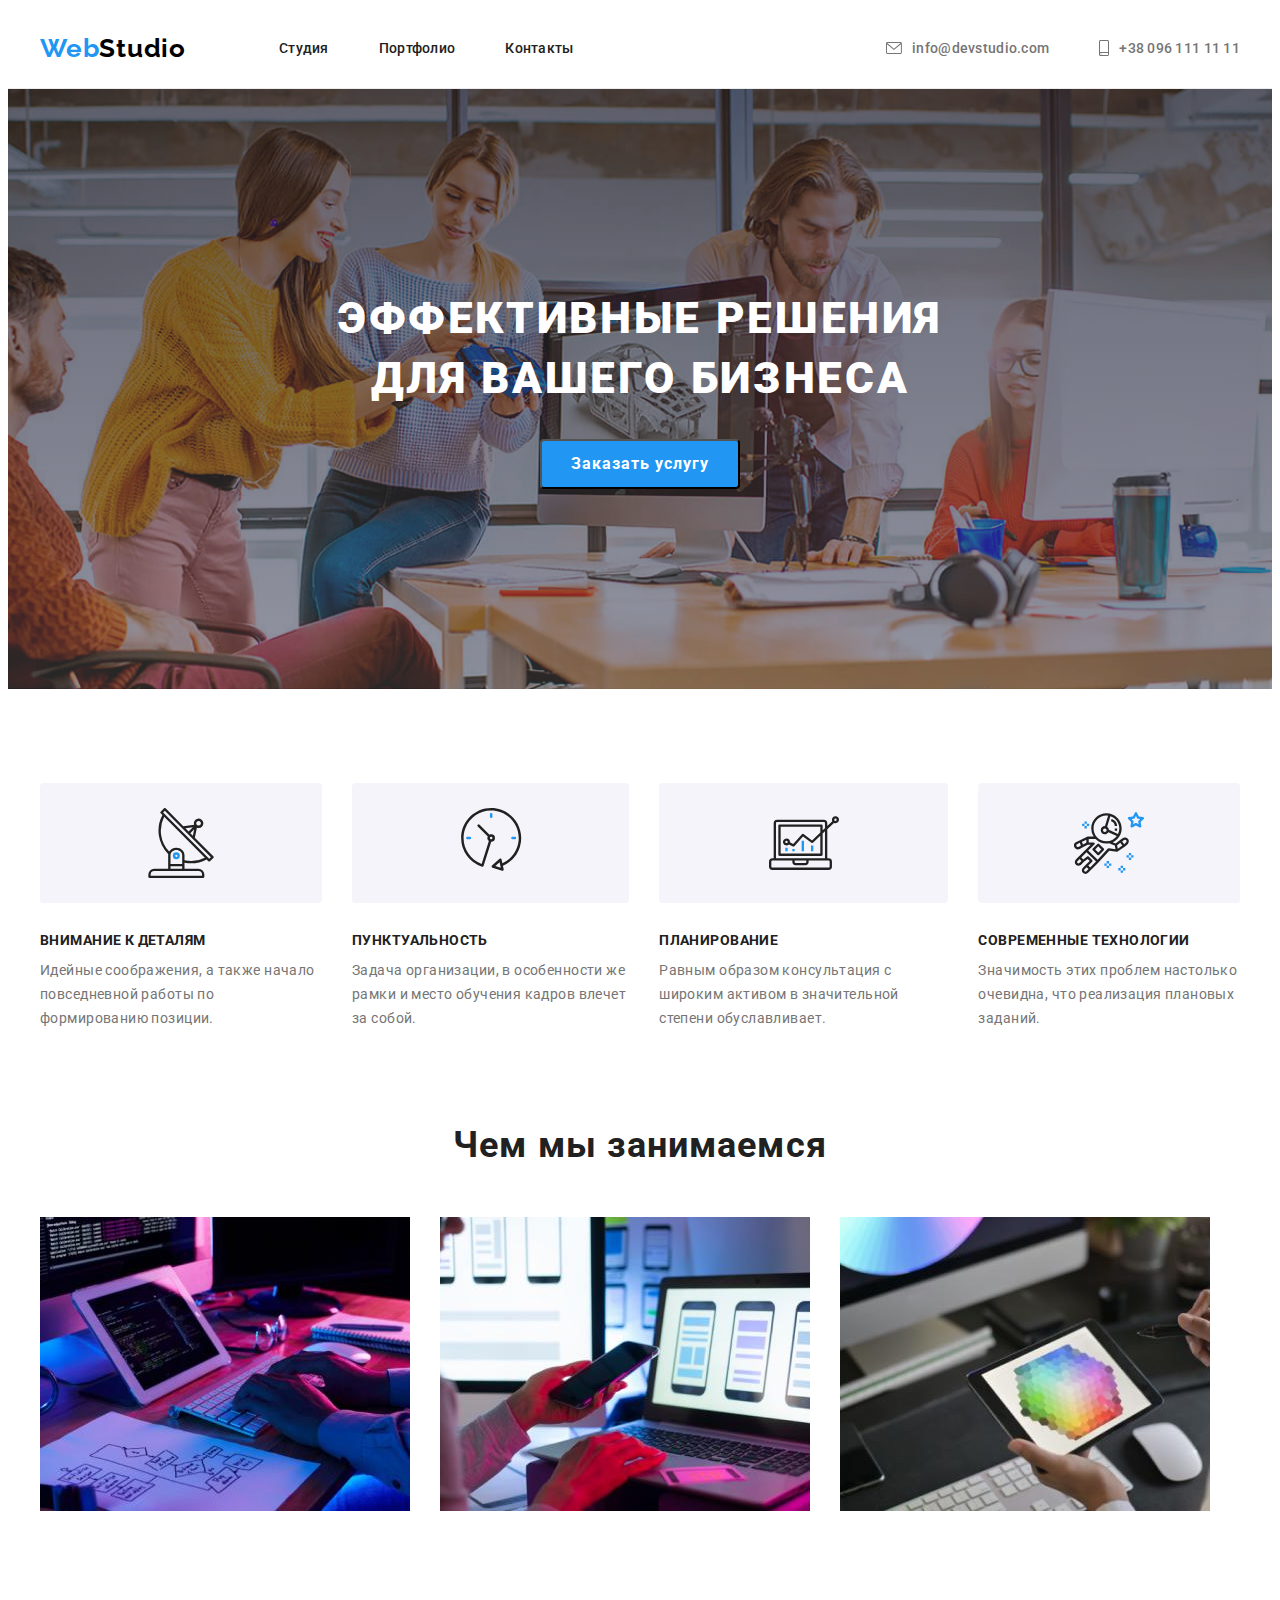
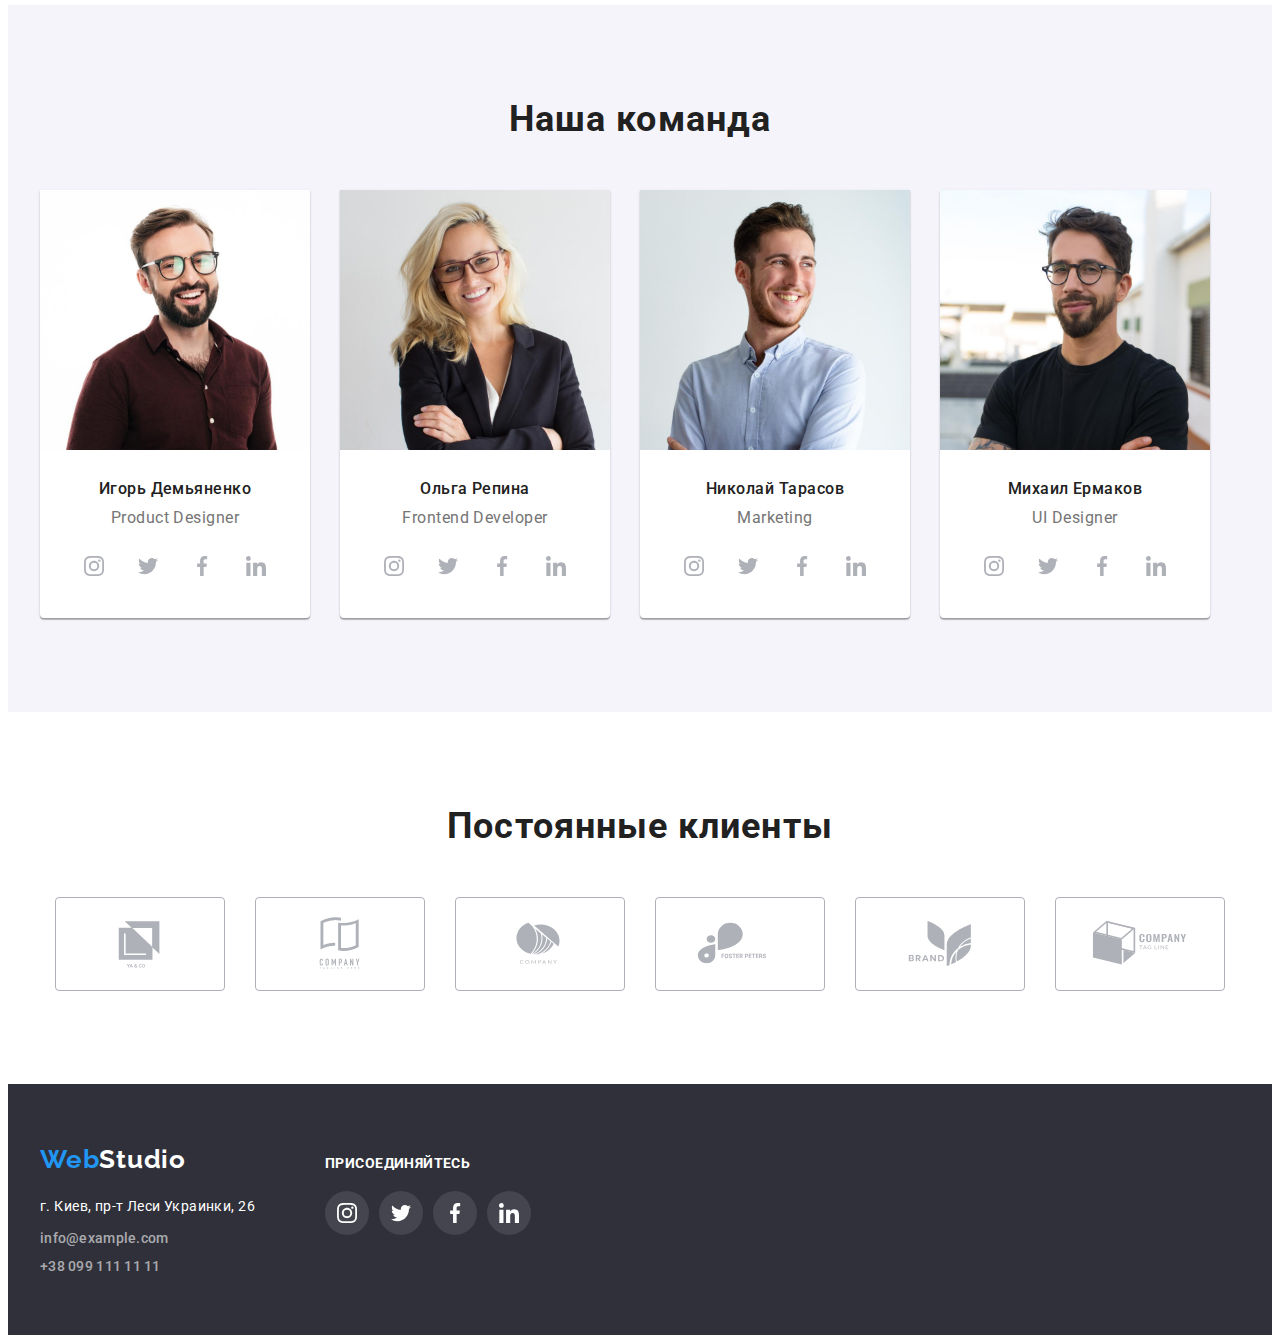
<file: index.html>
<!DOCTYPE html>
<html lang="ru">
<head>
    <meta charset="UTF-8">
    <meta http-equiv="X-UA-Compatible" content="IE=edge">
    <meta name="viewport" content="width=device-width, initial-scale=1.0">
    <title>Студия</title>
    <link rel="preconnect" href="https://fonts.googleapis.com">
    <link rel="preconnect" href="https://fonts.gstatic.com" crossorigin>
    <link href="https://fonts.googleapis.com/css2?family=Raleway:wght@700&family=Roboto:wght@400;500;700;900&display=swap"
            rel="stylesheet">
    <link rel="stylesheet" href="https://cdnjs.cloudflare.com/ajax/libs/modern-normalize/1.1.0/modern-normalize.min.css"
        integrity="sha512-wpPYUAdjBVSE4KJnH1VR1HeZfpl1ub8YT/NKx4PuQ5NmX2tKuGu6U/JRp5y+Y8XG2tV+wKQpNHVUX03MfMFn9Q=="
        crossorigin="anonymous" referrerpolicy="no-referrer">
        
    <link rel="stylesheet" href="./css/style.css">
</head>
<body>
    <header class="header">
        <div class="container header-container">
            <a href="" class="web-header"><span class="web-color">Web</span></span>Studio</a>
            <nav>
                
                <ul class="site-nav">
                    <li class="site-nav-item"><a href="index.html" class="nav-link">Студия</a></li>
                    <li class="site-nav-item"><a href="portfolio.html" class="nav-link">Портфолио</a></li>
                    <li class="site-nav-item"><a href="" class="nav-link">Контакты</a></li>
                </ul>
                
            </nav>
            
                <ul class="contacts">
                    <li class="contacts-item">
                        
                        <a href="mailto:info@devstudio.com" class="contact-link">
                            <svg class="icon-item" width='16' height='12'>
                                <use href="./images/icons.svg#envelope"></use>
                            </svg>
                            info@devstudio.com</a></li>
                    <li class="contacts-item">
                   
                    <a href="tel:+380961111111" class="contact-link">
                        <svg class="icon-item" width='10' height='16'>
                            <use href="./images/icons.svg#smartphone"></use>
                        </svg>
                        +38 096 111 11 11</a></li>
                </ul>
            
        </div>
    </header>
    <main>
        <section class="solution heroes">
            <div class="container">
                <h1 class="main-title">ЭФФЕКТИВНЫЕ РЕШЕНИЯ<br> ДЛЯ ВАШЕГО БИЗНЕСА</h1>
                <button type="button" class="button">Заказать услугу</button>
            </div>
        </section>
         <!--About how we do-->
        <section class="section">
            <div class="container">
                <h2 class="visually-hidden">Наши преимущества</h2>
                <ul class="features">
                    <li class="features-item">
                        <div class="features-icon">
                        <svg class="icon-item-do" width='70' height='70'>
                            <use href="./images/icons.svg#antenna"></use>
                        </svg>
                    </div>
                        <h3 class="features-title">Внимание к деталям</h3>
                        <p class="features-text">Идейные соображения, а также начало повседневной работы по формированию позиции.</p>
                        
                    </li>
                    <li class="features-item">
                        <div class="features-icon">
                            <svg class="icon-item-do" width='70' height='70'>
                                <use href="./images/icons.svg#clock"></use>
                            </svg>
                        </div>
                        <h3 class="features-title">Пунктуальность</h3>
                        <p class="features-text">Задача организации, в особенности же рамки и место обучения кадров влечет за собой.</p>
                        
                    </li>
                    <li class="features-item">
                        <div class="features-icon">
                            <svg class="icon-item-do" width='70' height='70'>
                                <use href="./images/icons.svg#diagram"></use>
                            </svg>
                        </div>
                        <h3 class="features-title">Планирование</h3>
                        <p class="features-text">Равным образом консультация с широким активом в значительной степени обуславливает.</p>
                        
                    </li>
                    <li class="features-item">
                        <div class="features-icon">
                            <svg class="icon-item-do" width='70' height='70'>
                                <use href="./images/icons.svg#astronaut"></use>
                            </svg>
                        </div>
                        <h3 class="features-title">Современные технологии</h3>
                        <p class="features-text">Значимость этих проблем настолько очевидна, что реализация плановых заданий.</p>
                        
                    </li>
                </ul>
            </div>
        </section>
        <!--About what we do-->
        <section class="section works-section">
            <div class="container">
                <h2 class="works-title">Чем мы занимаемся</h2>
                <ul class="works">
                <li class="works-item"><img class="img" src="images/do1.jpg" alt="Планшет" width="370"></li>
                <li class="works-item"><img class="img" src="images/do2.jpg" alt="Компьютер" width="370"></li>
                <li class="works-item"><img class="img" src="images/do3.jpg" alt="Цветовая гамма" width="370"></li>
                </ul>
            </div>
        </section>
        <!--Our team-->
        <section class="section team-section">
            
            <div class="container">
                <h2 class="works-title">Наша команда</h2>
                <ul class="team">
                    <li class="team-item">
                        <img src="images/card1.jpg" alt="Игорь Демьяненко" width="270">
                        <div class="team-item-title"><h3 class="team-title">Игорь Демьяненко</h3>
                        <p class="team-text">Product Designer</p>
                  
                        <ul class="social-list">
                        
                            <li class="social-item"><a href="#" class="social-link"><svg class="team-icon-item" width='20' height='20'>
                                        <use href="./images/icons.svg#instagram"></use>
                                    </svg></a></li>
                            <li class="social-item"><a href="#" class="social-link"><svg class="team-icon-item" width='20' height='20'>
                                        <use href="./images/icons.svg#twitter"></use>
                                    </svg></a></li>
                            <li class="social-item"><a href="#" class="social-link"><svg class="team-icon-item" width='20' height='20'>
                                        <use href="./images/icons.svg#facebook"></use>
                                    </svg></a></li>
                            <li class="social-item"><a href="#" class="social-link"><svg class="team-icon-item" width='20' height='20'>
                                        <use href="./images/icons.svg#linkedin"></use>
                                    </svg></a></li>
                        </ul>
                         </div>
                    </li>
                    <li class="team-item">
                        <img src="images/card2.jpg" alt="Ольга Репина" width="270">
                        <div class="team-item-title"><h3 class="team-title">Ольга Репина</h3>
                        <p class="team-text">Frontend Developer</p>
                        <ul class="social-list">
                        
                            <li class="social-item"><a href="#" class="social-link"><svg class="team-icon-item" width='20' height='20'>
                                        <use href="./images/icons.svg#instagram"></use>
                                    </svg></a></li>
                            <li class="social-item"><a href="#" class="social-link"><svg class="team-icon-item" width='20' height='20'>
                                        <use href="./images/icons.svg#twitter"></use>
                                    </svg></a></li>
                            <li class="social-item"><a href="#" class="social-link"><svg class="team-icon-item" width='20' height='20'>
                                        <use href="./images/icons.svg#facebook"></use>
                                    </svg></a></li>
                            <li class="social-item"><a href="#" class="social-link"><svg class="team-icon-item" width='20' height='20'>
                                        <use href="./images/icons.svg#linkedin"></use>
                                    </svg></a></li>
                        </ul>
                        </div>
                    </li>
                    <li class="team-item">
                        <img src="images/card3.jpg" alt="Николай Тарасов" width="270">
                        <div class="team-item-title"><h3 class="team-title">Николай Тарасов</h3>
                        <p class="team-text">Marketing</p>
                        <ul class="social-list">
                        
                            <li class="social-item"><a href="#" class="social-link"><svg class="team-icon-item" width='20' height='20'>
                                        <use href="./images/icons.svg#instagram"></use>
                                    </svg></a></li>
                            <li class="social-item"><a href="#" class="social-link"><svg class="team-icon-item" width='20' height='20'>
                                        <use href="./images/icons.svg#twitter"></use>
                                    </svg></a></li>
                            <li class="social-item"><a href="#" class="social-link"><svg class="team-icon-item" width='20' height='20'>
                                        <use href="./images/icons.svg#facebook"></use>
                                    </svg></a></li>
                            <li class="social-item"><a href="#" class="social-link"><svg class="team-icon-item" width='20' height='20'>
                                        <use href="./images/icons.svg#linkedin"></use>
                                    </svg></a></li>
                        </ul>
                        </div>
                        
                    </li>
                    <li class="team-item">
                        <img src="images/card4.jpg" alt="Михаил Ермаков" width="270">
                        <div class="team-item-title"><h3 class="team-title">Михаил Ермаков</h3>
                        <p class="team-text">UI Designer</p>
                        <ul class="social-list">
                        
                            <li class="social-item"><a href="#" class="social-link"><svg class="team-icon-item" width='20' height='20'>
                                        <use href="./images/icons.svg#instagram"></use>
                                    </svg></a></li>
                            <li class="social-item"><a href="#" class="social-link"><svg class="team-icon-item" width='20' height='20'>
                                        <use href="./images/icons.svg#twitter"></use>
                                    </svg></a></li>
                            <li class="social-item"><a href="#" class="social-link"><svg class="team-icon-item" width='20' height='20'>
                                        <use href="./images/icons.svg#facebook"></use>
                                    </svg></a></li>
                            <li class="social-item"><a href="#" class="social-link"><svg class="team-icon-item" width='20' height='20'>
                                        <use href="./images/icons.svg#linkedin"></use>
                                    </svg></a></li>
                        </ul>
                        </div>
                    </li>
                </ul>
            </div>
            
        </section>
        <section>
        <div class="container">
            <h2 class="clients">Постоянные клиенты</h2>
            <ul class="clients-list">
                <li class="clients-item"><a href="#" class="clients-link"><svg class="clients-icon" width='106' height='60'>
                    <use href="./images/icons.svg#LogoYa"></use>
                </svg></a>
                    
                </li>
                <li class="clients-item"><a href="#" class="clients-link"><svg class="clients-icon" width='106' height='60'>
                    <use href="./images/icons.svg#LogoCompany1"></use>
                </svg></a>
                    
                </li>
                <li class="clients-item"><a href="#" class="clients-link"><svg class="clients-icon" width='106' height='60'>
                    <use href="./images/icons.svg#LogoCompany2"></use>
                </svg></a>
                    
                </li>
                <li class="clients-item"><a href="#" class="clients-link"><svg class="clients-icon" width='106' height='60'>
                    <use href="./images/icons.svg#LogoFoster"></use>
                </svg></a>
                    
                </li>
                <li class="clients-item"><a href="#" class="clients-link"><svg class="clients-icon" width='106' height='60'>
                    <use href="./images/icons.svg#LogoBrand"></use>
                </svg></a>
                    
                </li>
                <li class="clients-item"><a href="#" class="clients-link"><svg class="clients-icon" width='106' height='60'>
                    <use href="./images/icons.svg#LogoTagLine"></use>
                </svg></a>
                    
                </li>
            </ul>
        </div>
        </section>
    </main>
    <footer class="footer">
        <div class="container-footer container">
            <div class="footer-address">
            <a href="" class="web-footer"><span class="web-color">Web</span>Studio</a>
            <address>
                <ul class="list-footer">
                    <li class="list-footer-item"><a href="https://goo.gl/maps/3rjbSiguFUS4Jfg76" class="address">г. Киев, пр-т Леси Украинки, 26</a></li>
                    <li class="list-footer-item"><a href="mailto:info@example.com" class="contact-link-footer">info@example.com</a></li>
                    <li class="list-footer-item"><a href="tel:+380991111111" class="contact-link-footer">+38 099 111 11 11</a></li>
                </ul>
            </address>
            </div>
            <div class="footer-social">
            <p class="footer-title">ПРИСОЕДИНЯЙТЕСЬ</p>
            <ul class="footer-link">
                          
                <li class="social-item"><a href="#" class="social-link footer-icon"><svg class="team-icon-item-footer" width='20' height='20'>
                            <use href="./images/icons.svg#instagram"></use>
                        </svg></a></li>
                <li class="social-item"><a href="#" class="social-link  footer-icon"><svg class="team-icon-item-footer" width='20' height='20'>
                            <use href="./images/icons.svg#twitter"></use>
                        </svg></a></li>
                <li class="social-item"><a href="#" class="social-link  footer-icon"><svg class="team-icon-item-footer" width='20' height='20'>
                            <use href="./images/icons.svg#facebook"></use>
                        </svg></a></li>
                <li class="social-item"><a href="#" class="social-link  footer-icon"><svg class="team-icon-item-footer" width='20' height='20'>
                            <use href="./images/icons.svg#linkedin"></use>
                        </svg></a></li>
            </ul>
            </div>
        </div>
    </footer>
</body>
</html>
</file>
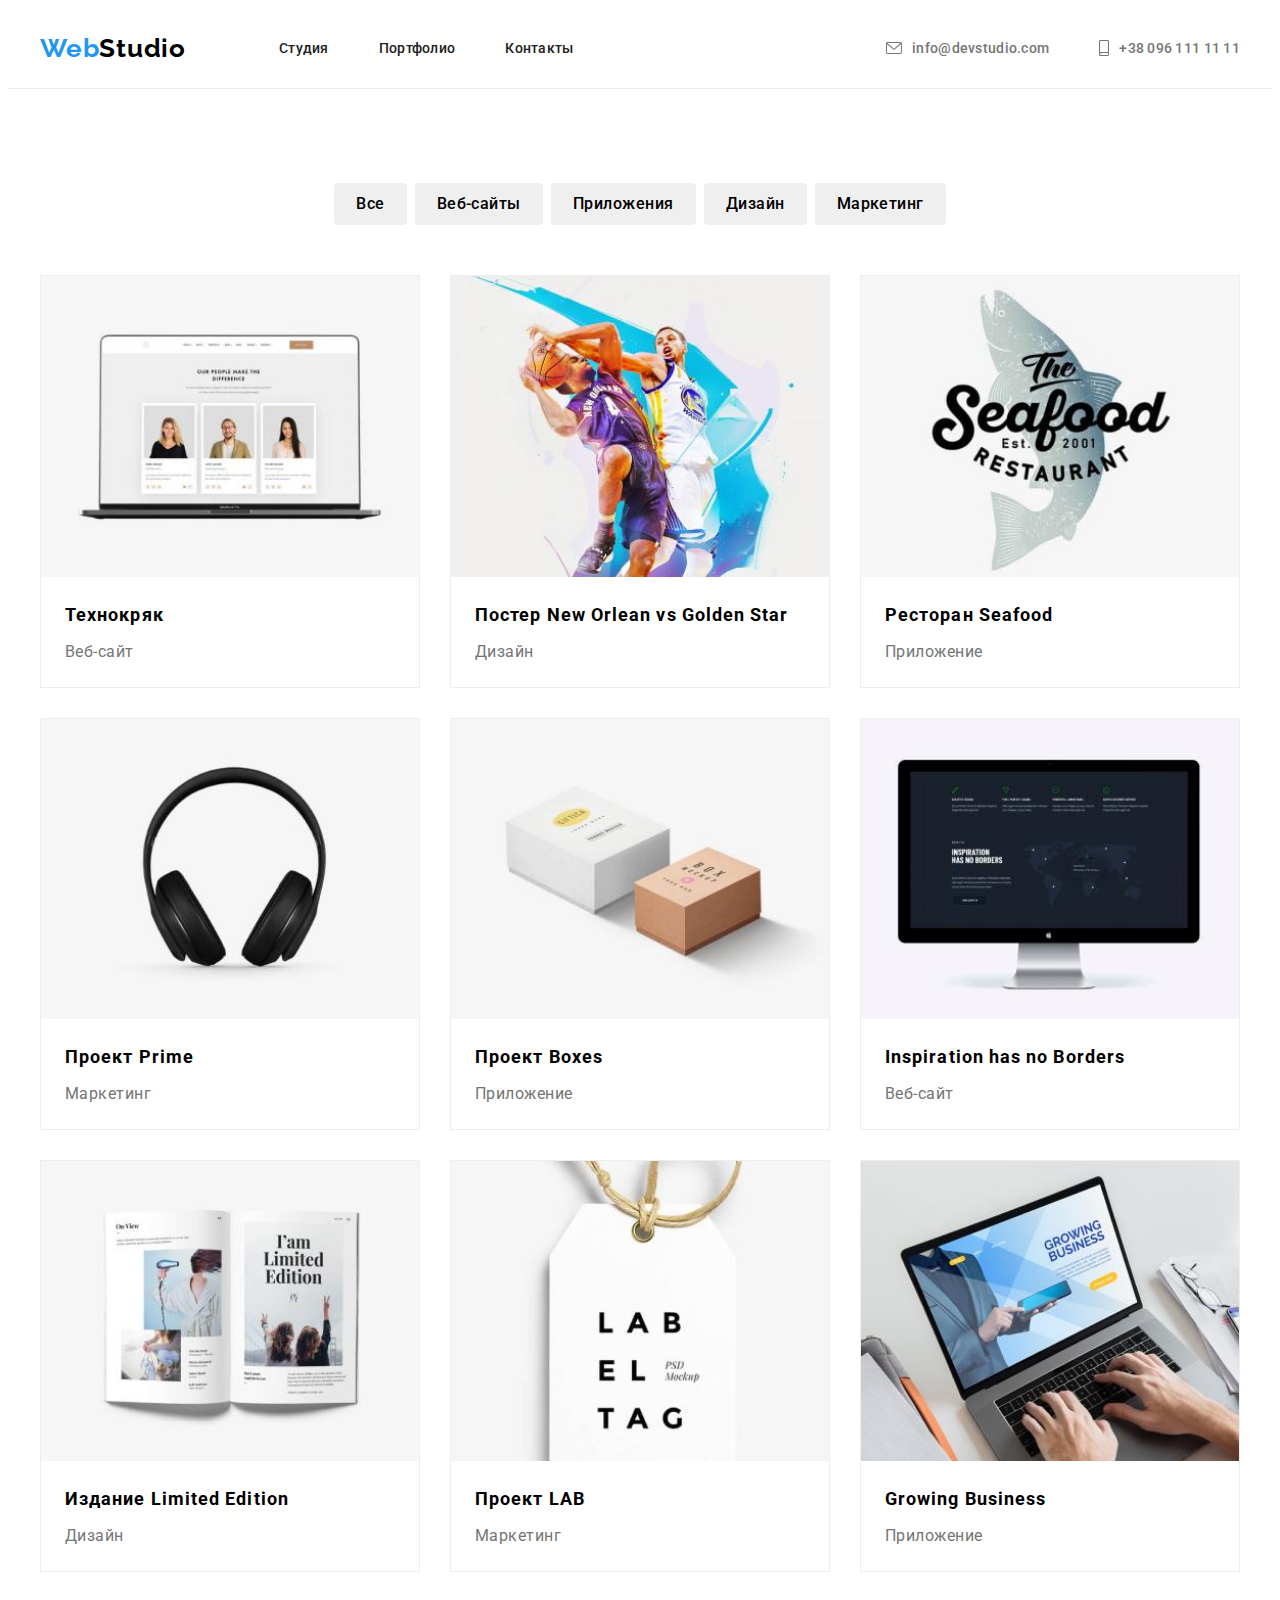
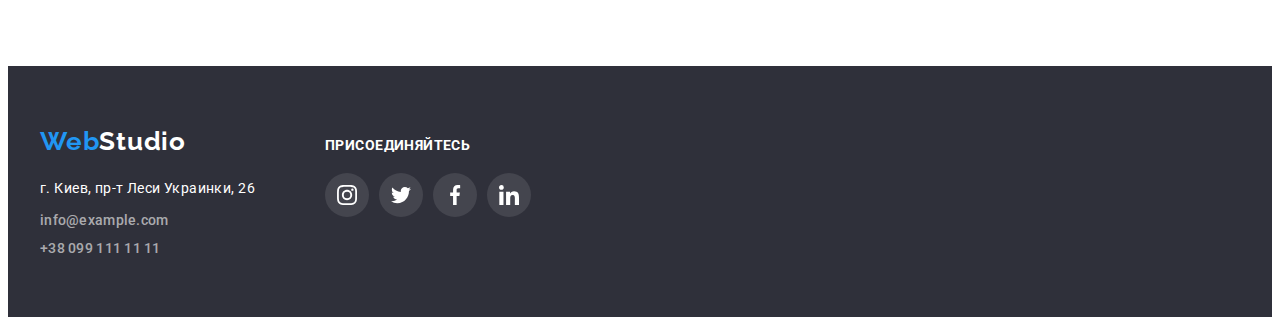
<file: portfolio.html>
<!DOCTYPE html>
<html lang="ru">

<head>
    <meta charset="UTF-8">
    <meta http-equiv="X-UA-Compatible" content="IE=edge">
    <meta name="viewport" content="width=device-width, initial-scale=1.0">
    <title>Портфолио</title>
    <link rel="preconnect" href="https://fonts.googleapis.com">
    <link rel="preconnect" href="https://fonts.gstatic.com" crossorigin>
    <link href="https://fonts.googleapis.com/css2?family=Raleway:wght@700&family=Roboto:wght@400;500;700;900&display=swap"
            rel="stylesheet">
    <link rel="stylesheet" href="https://cdnjs.cloudflare.com/ajax/libs/modern-normalize/1.1.0/modern-normalize.min.css"
    integrity="sha512-wpPYUAdjBVSE4KJnH1VR1HeZfpl1ub8YT/NKx4PuQ5NmX2tKuGu6U/JRp5y+Y8XG2tV+wKQpNHVUX03MfMFn9Q=="
    crossorigin="anonymous" referrerpolicy="no-referrer">
    <link rel="stylesheet" href="./css/style.css">
</head>

<body>
    <header class="header">
        <div class="container header-container">
            <a href="" class="web-header"><span class="web-color">Web</span></span>Studio</a>
            <nav>
    
                <ul class="site-nav">
                    <li class="site-nav-item"><a href="index.html" class="nav-link">Студия</a></li>
                    <li class="site-nav-item"><a href="portfolio.html" class="nav-link">Портфолио</a></li>
                    <li class="site-nav-item"><a href="" class="nav-link">Контакты</a></li>
                </ul>
    
            </nav>
    
            <ul class="contacts">
                <li class="contacts-item">
            
                    <a href="mailto:info@devstudio.com" class="contact-link">
                        <svg class="icon-item" width='16' height='12'>
                            <use href="./images/icons.svg#envelope"></use>
                        </svg>
                        info@devstudio.com</a>
                </li>
                <li class="contacts-item">
            
                    <a href="tel:+380961111111" class="contact-link">
                        <svg class="icon-item" width='10' height='16'>
                            <use href="./images/icons.svg#smartphone"></use>
                        </svg>
                        +38 096 111 11 11</a>
                </li>
            </ul>
    
        </div>
    </header>
    <main>
        <section class="section">
        <!--About what we do-->
            <div class="container">
                <h1 class="visually-hidden">Наши работы</h1>
                    <ul class="filter">
                        <li class="filter-item"><button type="button" class="filter-button">Все</button></li>
                        <li class="filter-item"><button type="button" class="filter-button">Веб-сайты</button></li>
                        <li class="filter-item"><button type="button" class="filter-button">Приложения</button></li>
                        <li class="filter-item"><button type="button" class="filter-button">Дизайн</button></li>
                        <li class="filter-item"><button type="button" class="filter-button">Маркетинг</button></li>
                    </ul>   
            
            <!--Our projects-->
            
                <ul class="card-set">
                    <li class="gallery-item">
                        <a class="gallery-item-class"><img src="images/site-techno.jpg" alt="Технокряк" width="370">
                        <div class="gallery-item-box">
                            <h2 class="gallery-title">Технокряк</h2>
                            <p class="gallery-text">Веб-сайт</p>
                        </div></a>
                        
                    </li>
                    <li class="gallery-item">
                        <a class="gallery-item-class"><img src="images/d-poster.jpg" alt="Постер New Orlean vs Golden Star" width="370">
                        <div class="gallery-item-box">
                            <h2 class="gallery-title">Постер New Orlean vs Golden Star</h2>
                            <p class="gallery-text">Дизайн</p>
                        </div></a>
                        
                    </li>
                    <li class="gallery-item">
                        <a class="gallery-item-class"><img src="images/ap-seafood.jpg" alt="Ресторан Seafood" width="370">
                        <div class="gallery-item-box">
                            <h2 class="gallery-title">Ресторан Seafood</h2>
                            <p class="gallery-text">Приложение</p>
                        </div></a>
                        
                    </li>
                    <li class="gallery-item">
                        <a class="gallery-item-class"><img src="images/m-prime.jpg" alt="Проект Prime" width="370">
                        <div class="gallery-item-box">
                            <h2 class="gallery-title">Проект Prime</h2>
                            <p class="gallery-text">Маркетинг</p>
                        </div></a>
                        
                    </li>
                    <li class="gallery-item">
                        <a class="gallery-item-class"><img src="images/ap-boxes.jpg" alt="Проект Boxes" width="370">
                        <div class="gallery-item-box">
                            <h2 class="gallery-title">Проект Boxes</h2>
                            <p class="gallery-text">Приложение</p>
                        </div></a>
                        
                    </li>
                    <li class="gallery-item">
                        <a class="gallery-item-class"><img src="images/site-inspire.jpg" alt="Inspiration has no Borders" width="370">
                        <div class="gallery-item-box">
                            <h2 class="gallery-title">Inspiration has no Borders</h2>
                            <p class="gallery-text">Веб-сайт</p>
                        </div></a>
                        
                    </li>
                    <li class="gallery-item">
                        <a class="gallery-item-class"><img src="images/d-edition.jpg" alt="Издание Limited Edition" width="370">
                        <div class="gallery-item-box">
                            <h2 class="gallery-title">Издание Limited Edition</h2>
                            <p class="gallery-text">Дизайн</p>
                        </div></a>
                        
                    </li>
                    <li class="gallery-item">
                        <a class="gallery-item-class"><img src="images/m-lab.jpg" alt="Проект LAB" width="370">
                        <div class="gallery-item-box">
                            <h2 class="gallery-title">Проект LAB</h2>
                            <p class="gallery-text">Маркетинг</p>
                        </div></a>
                        
                    </li>
                    <li class="gallery-item">
                        <a class="gallery-item-class"><img src="images/ap-bui.jpg" alt="Growing Business" width="370">
                        <div class="gallery-item-box">
                            <h2 class="gallery-title">Growing Business</h2>
                            <p class="gallery-text">Приложение</p>
                        </div></a>
                        
                    </li>
                </ul>
            </div>
        </section>
    </main>
    <footer class="footer">
        <div class="container-footer container">
            <div class="footer-address">
                <a href="" class="web-footer"><span class="web-color">Web</span>Studio</a>
                <address>
                    <ul class="list-footer">
                        <li class="list-footer-item"><a href="https://goo.gl/maps/3rjbSiguFUS4Jfg76" class="address">г.
                                Киев, пр-т Леси Украинки, 26</a></li>
                        <li class="list-footer-item"><a href="mailto:info@example.com"
                                class="contact-link-footer">info@example.com</a></li>
                        <li class="list-footer-item"><a href="tel:+380991111111" class="contact-link-footer">+38 099 111 11
                                11</a></li>
                    </ul>
                </address>
            </div>
            <div class="footer-social">
                <p class="footer-title">ПРИСОЕДИНЯЙТЕСЬ</p>
                <ul class="footer-link">
    
                    <li class="social-item"><a href="#" class="social-link footer-icon"><svg class="team-icon-item-footer"
                                width='20' height='20'>
                                <use href="./images/icons.svg#instagram"></use>
                            </svg></a></li>
                    <li class="social-item"><a href="#" class="social-link  footer-icon"><svg class="team-icon-item-footer"
                                width='20' height='20'>
                                <use href="./images/icons.svg#twitter"></use>
                            </svg></a></li>
                    <li class="social-item"><a href="#" class="social-link  footer-icon"><svg class="team-icon-item-footer"
                                width='20' height='20'>
                                <use href="./images/icons.svg#facebook"></use>
                            </svg></a></li>
                    <li class="social-item"><a href="#" class="social-link  footer-icon"><svg class="team-icon-item-footer"
                                width='20' height='20'>
                                <use href="./images/icons.svg#linkedin"></use>
                            </svg></a></li>
                </ul>
            </div>
        </div>
    </footer>
</body>

</html>
</file>
<file: css/style.css>
:root {
  --text-primary: #212121;
  --text-nav: #2196f3;
  --text-web-header: #000;
  --text-web-color: #2196f3;
  --contact-link: #757575;
  --primary-font: "Roboto", sans-serif;
  --secondary-font: "Raleway", sans-serif;
}
body {
  font-family: var(--primary-font);
}
.header {
  border-bottom: 1px solid #ececec;
}
.header-container {
  display: flex;
  align-items: center;
}
.container {
  width: 1200px;
  padding-right: 15px;
  padding-left: 15px;
  margin: 0 auto;
}

.web-header {
  font-family: var(--secondary-font);
  color: var(--text-web-header);
  font-weight: 700;
  font-size: 26px;
  line-height: 1.19;
  letter-spacing: 0.03em;
  text-decoration: none;
  margin-right: 93px;
}
.web-color {
  font-family: var(--secondary-font);
  color: var(--text-web-color);
  font-weight: 700;
  font-size: 26px;
  line-height: 1.19;
  letter-spacing: 0.03em;
}
.site-nav {
  display: flex;

  margin-left: auto;
}

.site-nav-item:not(:last-child) {
  margin-right: 50px;
}
.nav-link {
  font-family: var(--primary-font);
  color: var(--text-primary);
  font-weight: 500;
  font-size: 14px;
  line-height: 1.17;
  letter-spacing: 0.02em;
  text-decoration: none;
  padding: 32px 0;
  display: block;
}
.contacts {
  display: flex;

  margin-left: auto;
}

.contacts-item:not(:last-child) {
  margin-right: 50px;
}
.contact-link {
  font-family: var(--primary-font);
  color: var(--contact-link);
  font-weight: 500;
  font-size: 14px;
  line-height: 1.17;
  letter-spacing: 0.02em;
  text-decoration: none;
  padding: 32px 0;
  display: flex;
  align-items: center;
}
.nav-link:hover,
.contact-link:hover,
.nav-link:focus,
.contact-link:focus {
  color: var(--text-nav);
}
.solution {
  padding-top: 200px;
  padding-bottom: 200px;
}
.heroes {
  margin-left: auto;
  margin-right: auto;
  background-image: linear-gradient(
      rgba(47, 48, 58, 0.4),
      rgba(196, 196, 196, 0.2)
    ),
    url("../images/Image.png");
  background-repeat: no-repeat;
  background-position: center;
  background-size: cover;
}
.main-title {
  font-family: var(--primary-font);
  font-weight: 900;
  font-size: 44px;
  line-height: 1.36;
  text-align: center;
  letter-spacing: 0.06em;
  text-transform: uppercase;
  color: #fff;
  margin-bottom: 30px;
}
.button {
  font-family: var(--primary-font);
  font-weight: bold;
  font-size: 16px;
  line-height: 1.87;
  display: flex;
  align-items: center;
  justify-content: center;
  letter-spacing: 0.06em;
  background-color: var(--text-nav);
  color: #fff;
  cursor: pointer;
  width: 200px;
  height: 50px;
  margin: 0 auto;
  border-radius: 4px;
}
.section {
  padding-top: 94px;
  padding-bottom: 94px;
}
.visually-hidden {
  position: absolute;
  clip: rect(0 0 0 0);
  width: 1px;
  height: 1px;
  margin: -1px;
}
.features {
  display: flex;
}
h1,
h2,
h3,
p {
  margin: 0;
}
ul,
li {
  list-style: none;
  margin: 0px;
  padding: 0px;
}

.contact {
  display: flex;
  align-items: center;
  margin-left: auto;
}

.features-item:not(:last-child) {
  margin-right: 30px;
}
.features-title {
  font-family: var(--primary-font);
  font-weight: bold;
  font-size: 14px;
  line-height: 1.14;
  letter-spacing: 0.03em;
  text-transform: uppercase;
  color: var(--text-primary);
  align-items: flex-start;
  flex-direction: flex-start;
  justify-content: space-between;
  padding-left: 0px;
  margin-bottom: 10px;
}
.features-text {
  font-family: var(--primary-font);
  font-size: 14px;
  line-height: 1.71;
  letter-spacing: 0.03em;
  color: var(--contact-link);
}
.works-section {
  padding-top: 0px;
}

.works-title {
  font-family: var(--primary-font);
  font-weight: bold;
  font-size: 36px;
  line-height: 1.16;
  text-align: center;
  letter-spacing: 0.03em;
  color: var(--text-primary);
  margin-bottom: 50px;
}

.works {
  display: flex;
}

.works-item:not(:last-child) {
  margin-right: 30px;
}
img {
  display: block;
  width: 100%;
  height: auto;
}
.team-section {
  background-color: #f5f4fa;
}
.our-team {
  margin: 50px;
}
.team {
  display: flex;
}
.team-item:not(:last-child) {
  margin-right: 30px;
}
.team-item-title {
  padding: 30px 0;
}
.team-title {
  font-family: var(--primary-font);
  font-weight: 500;
  font-size: 16px;
  line-height: 1.18;
  text-align: center;
  letter-spacing: 0.03em;
  color: var(--text-primary);

  margin-bottom: 10px;
}

.team-text {
  font-family: var(--primary-font);
  font-size: 16px;
  line-height: 1.18;
  text-align: center;
  letter-spacing: 0.03em;
  color: var(--contact-link);
}

.footer {
  background-color: #2f303a;
  padding: 60px 0;
}
.list-footer {
  margin-top: 20px;
}
.address {
  font-family: var(--primary-font);
  color: #fff;
  font-size: 14px;
  font-style: normal;
  line-height: 1.71;
  letter-spacing: 0.03em;
  text-decoration: none;
  flex-direction: column;
}
.list-footer-item:not(:last-child) {
  margin-bottom: 9px;
}

.contact-link-footer {
  font-family: var(--primary-font);
  color: rgba(255, 255, 255, 0.6);
  font-weight: 500;
  font-size: 14px;
  font-style: normal;
  line-height: 1.17;
  letter-spacing: 0.02em;
  text-decoration: none;
}

.web-footer {
  font-family: var(--secondary-font);
  color: #fff;
  font-weight: 700;
  font-size: 26px;
  line-height: 1.19;
  letter-spacing: 0.03em;
  text-decoration: none;
  margin-bottom: 20px;
  display: block;
  flex-direction: row;
}
.filter {
  margin-bottom: 50px;
  display: flex;
  justify-content: center;
}
.filter-item:not(:last-child) {
  margin-right: 8px;
}
.social-item-do:not(:last-child) {
  margin-right: 10px;
}
.card-set {
  display: flex;
  flex-wrap: wrap;
  margin-left: -30px;
  margin-top: -30px;
}
.features-item-title {
  padding: 30px;
  border: 1px;
}
.gallery-item {
  margin-left: 30px;
  margin-top: 30px;
  flex-basis: calc((100% - 90px) / 3);
  border: 1px solid #eeeeee;
  box-sizing: border-box;
}
.gallery-item-box {
  padding: 20px 24px;
}
.gallery-item-class:hover,
:focus {
  display: block;
  cursor: pointer;
  box-shadow: 0px 1px 1px rgba(0, 0, 0, 0.12), 0px 4px 4px rgba(0, 0, 0, 0.06),
    1px 4px 6px rgba(0, 0, 0, 0.16);
}
.filter-button {
  border: transparent;
  font-family: var(--primary-font);
  font-weight: 500;
  font-size: 16px;
  line-height: 1.62;
  text-align: center;
  letter-spacing: 0.03em;
  border-radius: 4px;
  padding: 8px 22px;
}
.filter-button:hover,
.filter-button:focus {
  cursor: pointer;
  background-color: var(--text-web-color);
  color: #fff;
  box-shadow: 0px 3px 1px rgba(0, 0, 0, 0.1), 0px 1px 2px rgba(0, 0, 0, 0.08),
    0px 2px 2px rgba(0, 0, 0, 0.12);
  border-radius: 4px;
}
.gallery-title {
  font-family: var(--primary-font);
  font-weight: 700;
  font-size: 18px;
  line-height: 2;
  letter-spacing: 0.06em;
  margin-bottom: 4px;
}
.gallery-text {
  font-family: var(--primary-font);
  color: var(--contact-link);
  font-size: 16px;
  line-height: 1.87;
  letter-spacing: 0.03em;
}
.icon {
  color: #757575;
  background-color: #fff;
  border: none;
  padding: 0;
  display: flex;
}
.icon:hover {
  color: #2196f3;
}
.icon-item {
  margin-right: 10px;
  fill: currentColor;
  cursor: pointer;
}
.icon-item-do {
  fill: currentColor;
  cursor: pointer;
}
.features-icon {
  height: 120px;
  background-color: #f5f4fa;
  border-radius: 4px;
  display: flex;
  justify-content: center;
  align-items: center;
  margin-bottom: 30px;
}
.team-icon {
  width: 206px;
  height: 44px;
  background-color: #fff;
  border: none;
  display: flex;
  justify-content: center;
  align-items: center;
  padding: 32px 30px;
  margin: 10px 10px;
}
.team-icon-item {
  fill: #afb1b8;
}
.social-item {
  width: 44px;
  height: 44px;
}
.social-link {
  display: flex;
  justify-content: center;
  align-items: center;
  width: 100%;
  height: 100%;
  border-radius: 50%;
}
.social-link:hover,
.social-link:focus {
  background-color: var(--text-nav);
}
.social-link:hover .team-icon-item,
.social-link:focus .team-icon-item {
  fill: #fff;
}

.team-item {
  width: 270px;
  height: 428px;
  background-color: #fff;
  box-shadow: 0px 1px 3px rgba(0, 0, 0, 0.12), 0px 1px 1px rgba(0, 0, 0, 0.14),
    0px 2px 1px rgba(0, 0, 0, 0.2);
  border-radius: 0px 0px 4px 4px;
}

.social-list {
  margin-top: 16px;
  display: flex;
  justify-content: center;
}
.clients {
  font-family: var(--primary-font);
  font-weight: bold;
  font-size: 36px;
  line-height: 1.16;
  text-align: center;
  letter-spacing: 0.03em;
  color: var(--text-primary);
  padding-top: 94px;
  margin-bottom: 50px;
}

.clients-list {
  display: flex;
  justify-content: center;
  padding-bottom: 94px;
}
.clients-item {
  width: 170px;
  height: 92px;

  display: flex;
  justify-content: center;
  align-items: center;
}
.clients-item:not(:first-child) {
  margin-left: 30px;
}
.clients-icon {
  fill: #afb1b8;
  cursor: pointer;
}
.clients-link {
  border: 1px solid transparent;
  border-color: #afb1b8;
  width: 100%;
  height: 100%;
  display: flex;
  justify-content: center;
  align-items: center;
  outline: transparent;
  border-radius: 4px;
}
.clients-link:hover,
.clients-link:focus {
  border-color: var(--text-nav);
}
.clients-link:hover .clients-icon,
.clients-link:focus .clients-icon {
  fill: #2196f3;
}
.clients-item:hover .clients-icon,
.clients-item:focus .clients-icon {
  fill: #2196f3;
}
/* .clients-item:hover,
.clients-item:focus {
  border-color: #2196f3;
} */
.clients-item .footer-link {
  display: flex;
  margin-top: 20px;
}
.footer-title {
  font-family: var(--primary-font);
  font-weight: bold;
  font-style: normal;
  font-size: 14px;
  line-height: 1.17;
  text-align: center;
  letter-spacing: 0.03em;
  color: #fff;

  display: flex;
}
.footer-link {
  display: flex;
  margin-top: 20px;
}
.container-footer {
  display: flex;
  align-items: baseline;
}
.footer-address {
  padding-right: 70px;
}
.footer-icon {
  display: flex;
  justify-content: center;
  align-items: center;
  width: 100%;
  height: 100%;
  border-radius: 50%;
  background: rgba(255, 255, 255, 0.1);
}
.social-item:not(:last-child) {
  margin-right: 10px;
}
.team-icon-item-footer {
  fill: #fff;
}
</file>
